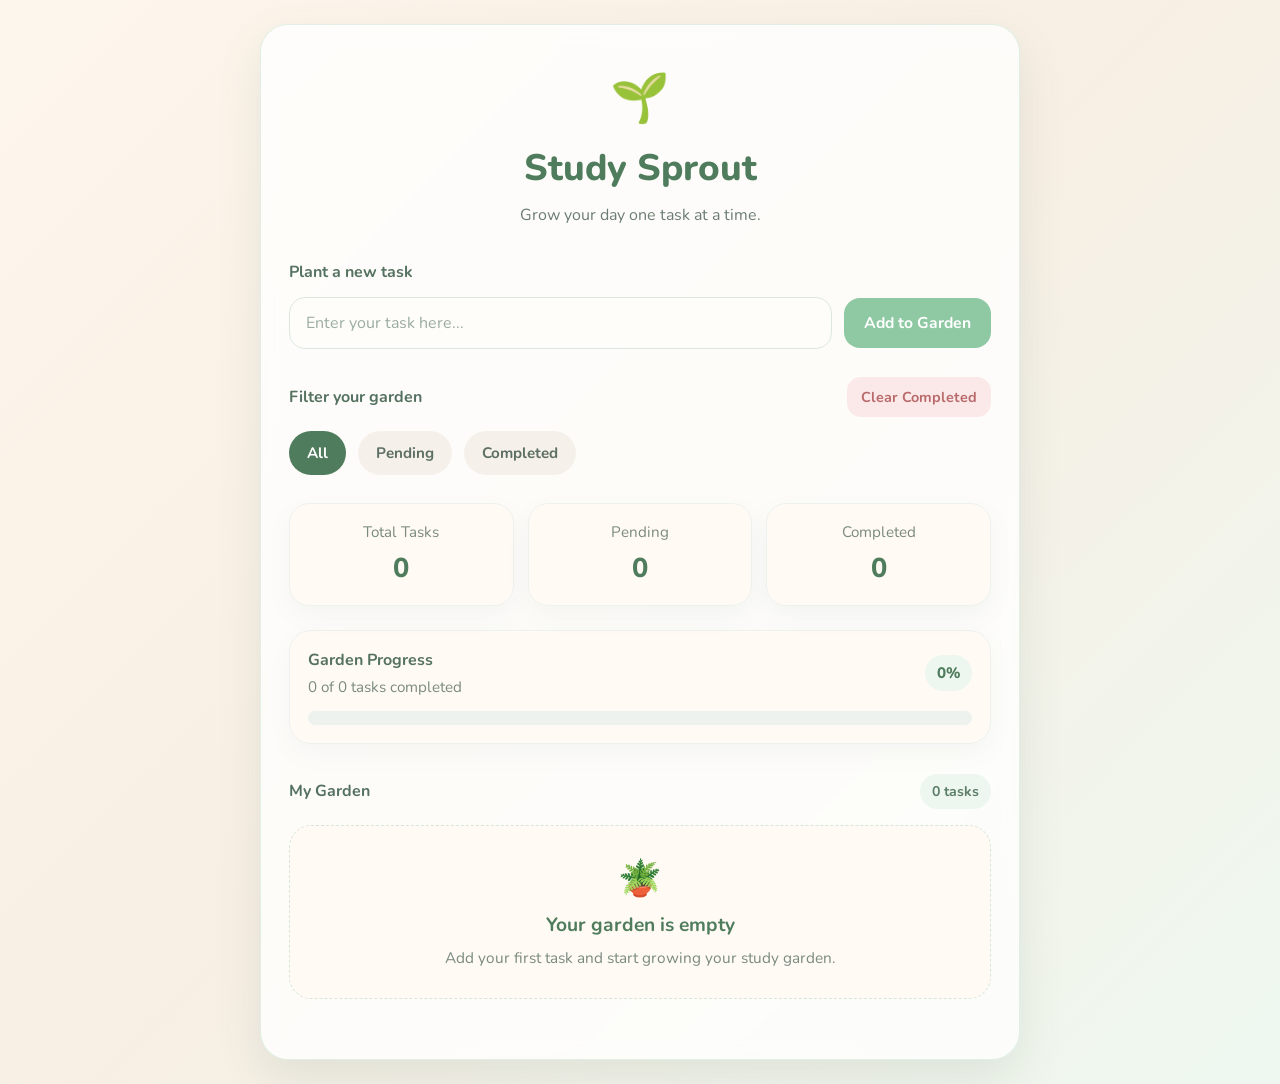
<file: study-sprout/index.html>
<!DOCTYPE html>
<html lang="en">
<head>
  <meta charset="UTF-8" />
  <meta name="viewport" content="width=device-width, initial-scale=1.0" />
  <title>Study Sprout</title>

  <!-- Google Font -->
  <link rel="preconnect" href="https://fonts.googleapis.com">
  <link rel="preconnect" href="https://fonts.gstatic.com" crossorigin>
  <link href="https://fonts.googleapis.com/css2?family=Nunito:wght@400;600;700;800&display=swap" rel="stylesheet">

  <!-- CSS -->
  <link rel="stylesheet" href="style.css" />
</head>
<body>

  <!-- =========================
       MAIN APP WRAPPER
  ========================== -->
  <main class="app-shell">
    <section class="app-card">

      <!-- =========================
           HEADER / HERO SECTION
      ========================== -->
      <header class="hero">
        <div class="hero-icon">🌱</div>
        <h1 class="app-title">Study Sprout</h1>
        <p class="app-tagline">Grow your day one task at a time.</p>
      </header>

      <!-- =========================
           TASK INPUT SECTION
      ========================== -->
      <section class="task-input-section">
        <h2 class="section-heading">Plant a new task</h2>

        <form class="task-input-wrapper" id="taskForm">
          <input
            type="text"
            id="taskInput"
            class="task-input"
            placeholder="Enter your task here..."
          />
          <button type="submit" class="add-task-btn" id="addTaskBtn">
            Add to Garden
          </button>
        </form>
      </section>

      <!-- =========================
           FILTER BUTTONS SECTION
      ========================== -->
      <section class="filter-section">
        <div class="filter-top-row">
          <h2 class="section-heading">Filter your garden</h2>
          <button class="clear-completed-btn" id="clearCompletedBtn">
            Clear Completed
          </button>
        </div>

        <div class="filter-buttons">
          <button class="filter-btn active" data-filter="all">All</button>
          <button class="filter-btn" data-filter="pending">Pending</button>
          <button class="filter-btn" data-filter="completed">Completed</button>
        </div>
      </section>

      <!-- =========================
           STATS SECTION
      ========================== -->
      <section class="stats-section">
        <div class="stat-card">
          <p class="stat-label">Total Tasks</p>
          <h3 class="stat-value" id="totalTasks">0</h3>
        </div>

        <div class="stat-card">
          <p class="stat-label">Pending</p>
          <h3 class="stat-value" id="pendingTasks">0</h3>
        </div>

        <div class="stat-card">
          <p class="stat-label">Completed</p>
          <h3 class="stat-value" id="completedTasks">0</h3>
        </div>
      </section>

      <!-- =========================
           PROGRESS SECTION
      ========================== -->
      <section class="progress-section">
        <div class="progress-header">
          <div>
            <h2 class="section-heading">Garden Progress</h2>
            <p class="progress-text" id="progressText">0 of 0 tasks completed</p>
          </div>
          <span class="progress-percentage" id="progressPercentage">0%</span>
        </div>

        <div class="progress-bar-track">
          <div class="progress-bar-fill" id="progressBarFill"></div>
        </div>
      </section>

      <!-- =========================
           TASK DISPLAY SECTION
      ========================== -->
      <section class="task-display-section">
        <div class="task-display-header">
          <h2 class="section-heading">My Garden</h2>
          <span class="garden-badge" id="gardenBadge">0 tasks</span>
        </div>

        <div class="empty-state" id="emptyState">
          <div class="empty-icon">🪴</div>
          <h3 class="empty-title">Your garden is empty</h3>
          <p class="empty-text">
            Add your first task and start growing your study garden.
          </p>
        </div>

        <div class="task-list" id="taskList"></div>
      </section>

    </section>
  </main>

  <!-- Toast -->
  <div class="toast" id="toast"></div>

  <!-- JS -->
  <script src="script.js"></script>
</body>
</html>
</file>
<file: study-sprout/style.css>
/* =========================
   RESET / BASE STYLES
========================== */
* {
  margin: 0;
  padding: 0;
  box-sizing: border-box;
}

body {
  font-family: "Nunito", sans-serif;
  background: linear-gradient(135deg, #fdf6ec, #f7efe4, #eef8f0);
  min-height: 100vh;
  color: #2f3a33;
}

/* =========================
   MAIN PAGE LAYOUT
========================== */
.app-shell {
  min-height: 100vh;
  display: flex;
  justify-content: center;
  align-items: center;
  padding: 24px;
}

.app-card {
  width: 100%;
  max-width: 760px;
  background-color: rgba(255, 255, 255, 0.78);
  backdrop-filter: blur(8px);
  border: 1px solid rgba(168, 213, 186, 0.35);
  border-radius: 28px;
  box-shadow: 0 18px 45px rgba(80, 107, 90, 0.12);
  padding: 40px 28px;
}

/* =========================
   HEADER / HERO SECTION
========================== */
.hero {
  text-align: center;
  margin-bottom: 32px;
}

.hero-icon {
  font-size: 3rem;
  margin-bottom: 12px;
}

.app-title {
  font-size: 2.3rem;
  font-weight: 800;
  color: #4f7c5c;
  margin-bottom: 10px;
}

.app-tagline {
  font-size: 1rem;
  color: #6b7d72;
  line-height: 1.6;
}

/* =========================
   SHARED SECTION STYLES
========================== */
.section-heading {
  font-size: 1rem;
  font-weight: 700;
  color: #557261;
  margin-bottom: 14px;
}

/* =========================
   TASK INPUT SECTION
========================== */
.task-input-section {
  margin-bottom: 28px;
}

.task-input-wrapper {
  display: flex;
  gap: 12px;
  align-items: center;
}

.task-input {
  flex: 1;
  padding: 14px 16px;
  border-radius: 16px;
  border: 1px solid #dbe8df;
  outline: none;
  font-size: 1rem;
  font-family: inherit;
  background-color: #fffdf9;
  color: #2f3a33;
  transition: 0.3s ease;
}

.task-input::placeholder {
  color: #9aaca0;
}

.task-input:focus {
  border-color: #a8d5ba;
  box-shadow: 0 0 0 4px rgba(168, 213, 186, 0.18);
}

.add-task-btn {
  border: none;
  outline: none;
  padding: 14px 20px;
  border-radius: 16px;
  background: #8fc9a3;
  color: white;
  font-size: 0.98rem;
  font-weight: 700;
  cursor: pointer;
  font-family: inherit;
  transition: 0.3s ease;
  white-space: nowrap;
}

.add-task-btn:hover {
  background: #79b78f;
  transform: translateY(-1px);
}

/* =========================
   FILTER SECTION
========================== */
.filter-section {
  margin-bottom: 28px;
}

.filter-top-row {
  display: flex;
  justify-content: space-between;
  align-items: center;
  gap: 12px;
  margin-bottom: 14px;
}

.filter-top-row .section-heading {
  margin-bottom: 0;
}

.filter-buttons {
  display: flex;
  gap: 12px;
  flex-wrap: wrap;
}

.filter-btn {
  border: none;
  outline: none;
  padding: 12px 18px;
  border-radius: 999px;
  background: #f5f1ea;
  color: #5d6f64;
  font-size: 0.95rem;
  font-weight: 700;
  cursor: pointer;
  font-family: inherit;
  transition: 0.3s ease;
}

.filter-btn:hover {
  background: #ebe5db;
}

.filter-btn.active {
  background: #4f7c5c;
  color: white;
}

.clear-completed-btn {
  border: none;
  outline: none;
  padding: 10px 14px;
  border-radius: 14px;
  background: #fbe9e9;
  color: #b96a6a;
  font-size: 0.9rem;
  font-weight: 700;
  cursor: pointer;
  font-family: inherit;
  transition: 0.3s ease;
}

.clear-completed-btn:hover {
  background: #f7dede;
}

/* =========================
   STATS SECTION
========================== */
.stats-section {
  display: grid;
  grid-template-columns: repeat(3, 1fr);
  gap: 14px;
  margin-bottom: 24px;
}

.stat-card {
  background: #fffaf3;
  border: 1px solid #edf2ee;
  border-radius: 20px;
  padding: 18px 16px;
  text-align: center;
  box-shadow: 0 10px 25px rgba(91, 117, 99, 0.06);
}

.stat-label {
  font-size: 0.95rem;
  color: #7a8a80;
  margin-bottom: 8px;
}

.stat-value {
  font-size: 1.7rem;
  color: #4f7c5c;
  font-weight: 800;
}

/* =========================
   PROGRESS SECTION
========================== */
.progress-section {
  background: #fffaf4;
  border: 1px solid #edf2ee;
  border-radius: 22px;
  padding: 18px;
  margin-bottom: 30px;
  box-shadow: 0 10px 25px rgba(91, 117, 99, 0.05);
}

.progress-header {
  display: flex;
  justify-content: space-between;
  align-items: center;
  gap: 12px;
  margin-bottom: 14px;
}

.progress-header .section-heading {
  margin-bottom: 6px;
}

.progress-text {
  color: #7a8a80;
  font-size: 0.95rem;
}

.progress-percentage {
  background: #edf7ef;
  color: #4f7c5c;
  font-weight: 800;
  padding: 8px 12px;
  border-radius: 999px;
  font-size: 0.95rem;
}

.progress-bar-track {
  width: 100%;
  height: 14px;
  background: #edf2ee;
  border-radius: 999px;
  overflow: hidden;
}

.progress-bar-fill {
  width: 0%;
  height: 100%;
  background: linear-gradient(90deg, #8fc9a3, #4f9a68);
  border-radius: 999px;
  transition: width 0.35s ease;
}

/* =========================
   TASK DISPLAY SECTION
========================== */
.task-display-section {
  margin-top: 8px;
}

.task-display-header {
  display: flex;
  justify-content: space-between;
  align-items: center;
  margin-bottom: 16px;
}

.task-display-header .section-heading {
  margin-bottom: 0;
}

.garden-badge {
  background: #edf7ef;
  color: #5c7d67;
  font-size: 0.88rem;
  font-weight: 700;
  padding: 8px 12px;
  border-radius: 999px;
}

/* =========================
   EMPTY STATE
========================== */
.empty-state {
  text-align: center;
  padding: 28px 20px;
  margin-bottom: 20px;
  background: #fffaf4;
  border: 1px dashed #d7e6da;
  border-radius: 22px;
}

.empty-icon {
  font-size: 2.2rem;
  margin-bottom: 10px;
}

.empty-title {
  font-size: 1.2rem;
  color: #4f7c5c;
  margin-bottom: 8px;
}

.empty-text {
  color: #7a8a80;
  line-height: 1.6;
  font-size: 0.96rem;
}

.hidden {
  display: none !important;
}

/* =========================
   TASK LIST + TASK CARD
========================== */
.task-list {
  display: flex;
  flex-direction: column;
  gap: 16px;
}

.task-card {
  background: #fffdf9;
  border: 1px solid #edf2ee;
  border-radius: 22px;
  padding: 18px;
  box-shadow: 0 10px 25px rgba(91, 117, 99, 0.06);
  display: flex;
  justify-content: space-between;
  align-items: center;
  gap: 18px;
}

.task-main {
  display: flex;
  align-items: center;
  gap: 14px;
  flex: 1;
}

.task-icon {
  width: 52px;
  height: 52px;
  border-radius: 18px;
  background: #eef8f0;
  display: flex;
  justify-content: center;
  align-items: center;
  font-size: 1.4rem;
  flex-shrink: 0;
}

.task-content {
  flex: 1;
}

.task-title {
  font-size: 1.05rem;
  color: #324137;
  margin-bottom: 6px;
  font-weight: 800;
}

.task-status {
  font-size: 0.92rem;
  font-weight: 700;
  margin-bottom: 6px;
}

.task-date {
  font-size: 0.84rem;
  color: #8a9b91;
}

.pending-status {
  color: #c68d2f;
}

.completed-status {
  color: #4f9a68;
}

.completed-text {
  text-decoration: line-through;
  color: #829287;
}

/* =========================
   TASK ACTION BUTTONS
========================== */
.task-actions {
  display: flex;
  gap: 10px;
  flex-wrap: wrap;
  justify-content: flex-end;
}

.task-btn {
  border: none;
  outline: none;
  padding: 11px 16px;
  border-radius: 14px;
  font-size: 0.92rem;
  font-weight: 700;
  cursor: pointer;
  font-family: inherit;
  transition: 0.3s ease;
}

.complete-btn {
  background: #8fc9a3;
  color: white;
}

.complete-btn:hover {
  background: #79b78f;
}

.completed-btn {
  background: #e6f6ea;
  color: #4f8f63;
  cursor: default;
}

.delete-btn {
  background: #fbe9e9;
  color: #c56d6d;
}

.delete-btn:hover {
  background: #f7dede;
}

.completed-task {
  background: #fcfff9;
  border-color: #e1efe5;
}

/* =========================
   TOAST
========================== */
.toast {
  position: fixed;
  right: 24px;
  bottom: 24px;
  background: #324137;
  color: white;
  padding: 14px 18px;
  border-radius: 16px;
  box-shadow: 0 12px 30px rgba(0, 0, 0, 0.16);
  font-size: 0.95rem;
  font-weight: 700;
  opacity: 0;
  pointer-events: none;
  transform: translateY(20px);
  transition: 0.3s ease;
  z-index: 1000;
  max-width: 300px;
}

.toast.show {
  opacity: 1;
  pointer-events: auto;
  transform: translateY(0);
}

/* =========================
   RESPONSIVE
========================== */
@media (max-width: 760px) {
  .task-input-wrapper {
    flex-direction: column;
    align-items: stretch;
  }

  .add-task-btn {
    width: 100%;
  }

  .stats-section {
    grid-template-columns: 1fr;
  }

  .task-card {
    flex-direction: column;
    align-items: flex-start;
  }

  .task-actions {
    width: 100%;
    justify-content: flex-start;
  }

  .task-display-header,
  .progress-header,
  .filter-top-row {
    flex-direction: column;
    align-items: flex-start;
  }
}

@media (max-width: 600px) {
  .app-card {
    padding: 30px 20px;
    border-radius: 22px;
  }

  .hero-icon {
    font-size: 2.5rem;
  }

  .app-title {
    font-size: 1.9rem;
  }

  .app-tagline {
    font-size: 0.95rem;
  }

  .task-input {
    font-size: 0.95rem;
  }

  .add-task-btn,
  .filter-btn,
  .task-btn,
  .clear-completed-btn {
    font-size: 0.9rem;
  }

  .task-title {
    font-size: 1rem;
  }

  .toast {
    right: 16px;
    left: 16px;
    bottom: 16px;
    max-width: none;
  }
}
</file>
